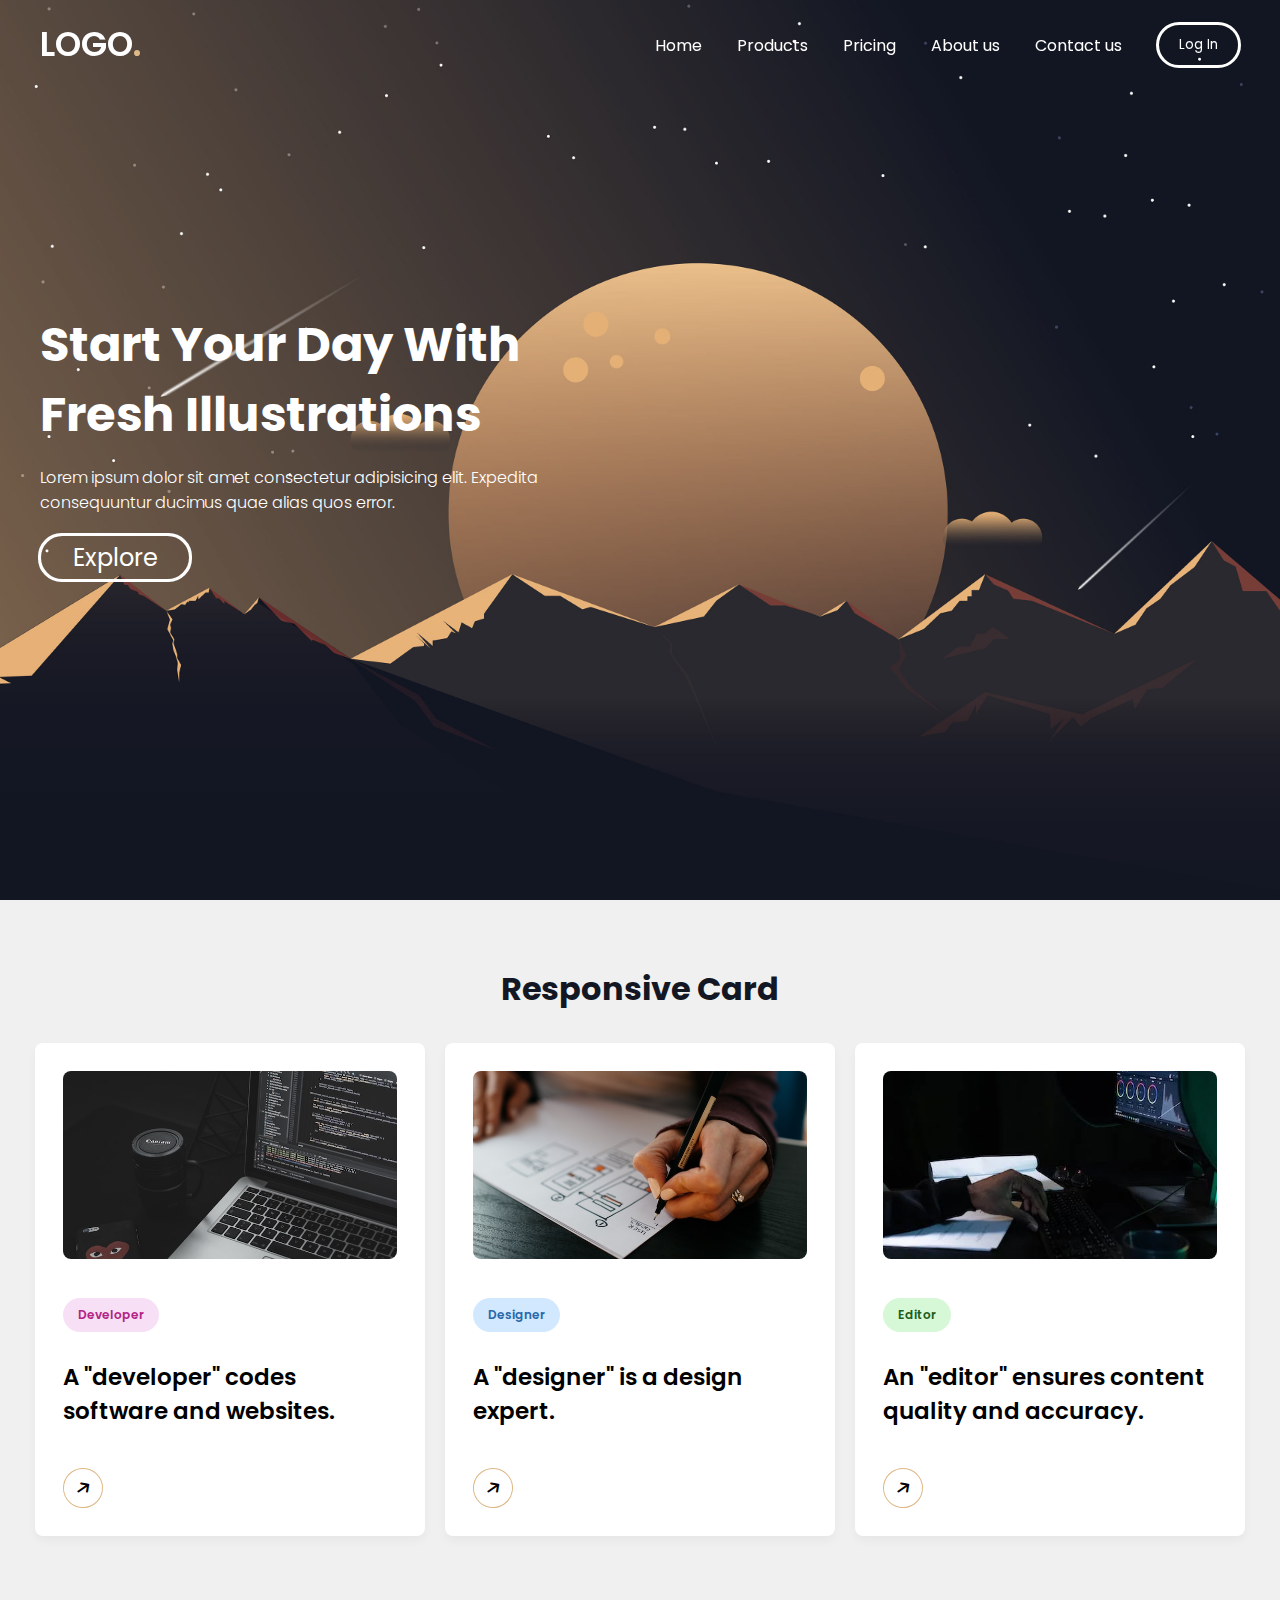
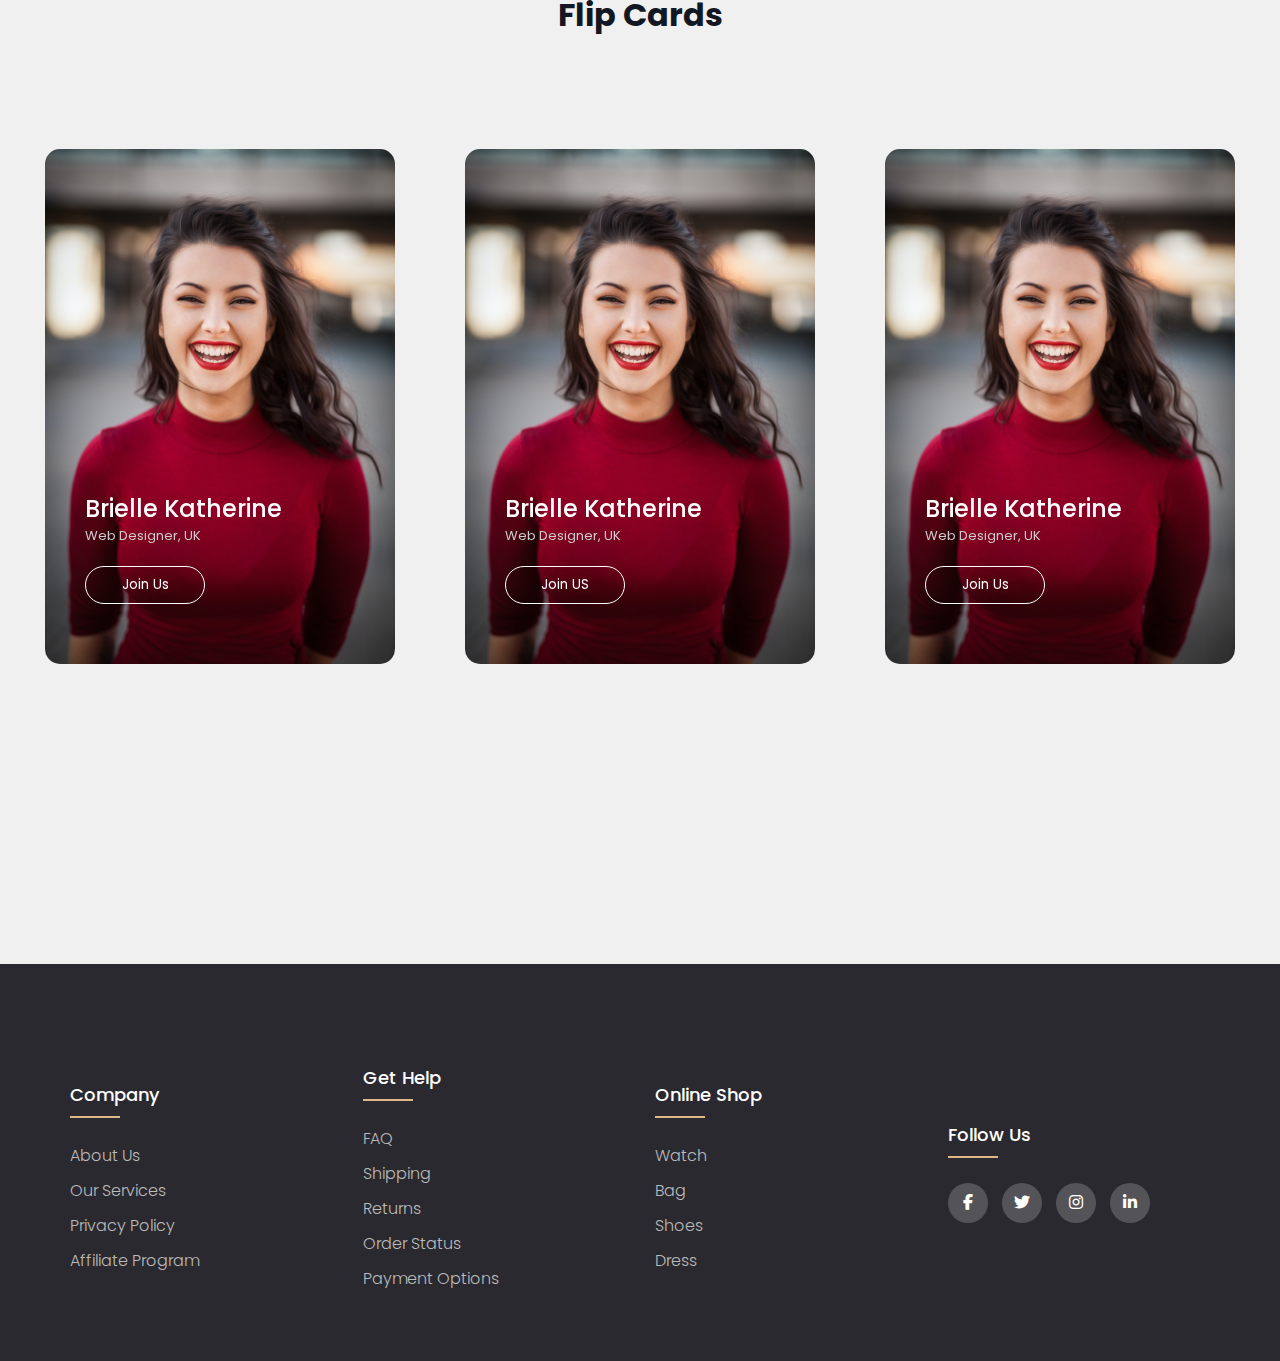
<file: index.html>
<!DOCTYPE html>
<html lang="en">

<head>
  <meta charset="UTF-8">
  <meta name="viewport" content="width=device-width, initial-scale=1.0">
  <title>Design 2</title>
  <!--Fav icon-->
  <link rel="icon" type="image/x-icon" href="img/Fav/favicon.ico">
  <link rel="apple-touch-icon" sizes="180x180" href="img/Fav/apple-touch-icon.png">
  <link rel="icon" type="image/png" sizes="32x32" href="img/Fav/favicon-32x32.png">
  <link rel="icon" type="image/png" sizes="16x16" href="img/Fav/favicon-16x16.png">
  <link rel="manifest" href="img/Fav/site.webmanifest">
  <link rel="stylesheet" href="style.css">
  <!--Fab icon for for footer social-->
  <link rel="stylesheet" type="text/css"
    href="https://cdnjs.cloudflare.com/ajax/libs/font-awesome/5.15.1/css/all.min.css">
  <!--swiper css-->
  <link rel="stylesheet" href="https://cdnjs.cloudflare.com/ajax/libs/font-awesome/6.4.2/css/all.min.css">
  <!-- Google Fonts Links For Icon -->
  <link rel="stylesheet"
    href="https://fonts.googleapis.com/css2?family=Material+Symbols+Outlined:opsz,wght,FILL,GRAD@24,400,0,0">
</head>

<body>
  <header class="scrolled">
    <nav class="navbar">
      <a class="logo" href="index.html">LOGO<span>.</span></a>
      <ul class="menu-links">
        <span id="close-menu-btn" class="material-symbols-outlined">close</span>
        <li><a href="index.html">Home</a></li>
        <li><a href="#">Products</a></li>
        <li><a href="#">Pricing</a></li>
        <li><a href="#" >About us</a></li>
        <li><a href="#"id="about-us-link">Contact us</a></li>
        <li><a href="login/login.html"><button class="sign">Log In</button></a></li>
      </ul>
      <span id="hamburger-btn" class="material-symbols-outlined">menu</span>
    </nav>
  </header>

  <section class="hero-section">
    <div class="content">
      <h2>Start Your Day With Fresh Illustrations</h2>
      <p>
        Lorem ipsum dolor sit amet consectetur adipisicing elit. Expedita consequuntur ducimus quae alias quos error.
      </p>
      <button class="button" onclick="scrollToResponsiveCard()"><a href="#responsiv-card"><span>Explore
          </span></a></button>
    </div>
  </section>
  <br>

  <!--Responsive Card-->
  <h1 class="res" id="responsive-card">Responsive Card</h1>
  <div class="card-list">
    <!-- Card items go here -->
    <a href="#" class="card-item">
      <img src="images/developer.jpg" alt="Card Image">
      <span class="developer">Developer</span>
      <h3>A "developer" codes software and websites.</h3>
      <div class="arrow">
        <i class="fas fa-arrow-right card-icon"></i>
      </div>
    </a>
    <a href="#" class="card-item">
      <img src="images/designer.jpg" alt="Card Image">
      <span class="designer">Designer</span>
      <h3>A "designer" is a design expert.</h3>
      <div class="arrow">
        <i class="fas fa-arrow-right card-icon"></i>
      </div>
    </a>
    <a href="#" class="card-item">
      <img src="images/editor.jpg" alt="Card Image">
      <span class="editor">Editor</span>
      <h3>An "editor" ensures content quality and accuracy.</h3>
      <div class="arrow">
        <i class="fas fa-arrow-right card-icon"></i>
      </div>
    </a>
  </div>
  <br>
  <!--Flip Card-->
  <h1 style="text-align: center; color: #131723;" id="flip">Flip Cards</h1>
  <div class="flip">
    <div class="card">
      <div class="card-inner">
        <div class="front">
          <h2>Brielle Katherine</h2>
          <p>Web Designer, UK</p>
          <button class="bta">Join Us</button>
        </div>
        <div class="back">
          <img src="img/waving-hand.png">
          <h1>Brielle <span>Katherine</span></h1>
          <p>I'm a web Developer currently working <span>@Google</span> To make Websites</p>
          <div class="row">
            <div class="col">
              <h2>12K</h2>
              <p>Followers</p>
            </div>
            <div class="col">
              <h2>250</h2>
              <p>Following</p>
            </div>
            <div class="col">
              <h2>5K</h2>
              <p>likes</p>
            </div>
          </div>
          <div class="row">
            <button>follow</button>
            <a href="#"><img src="img/instagram.png"></a>
            <a href="#"><img src="img/pinterest.png"></a>
          </div>
        </div>
      </div>
    </div>

    <div class="card">
      <div class="card-inner">
        <div class="front">
          <h2>Brielle Katherine</h2>
          <p>Web Designer, UK</p>
          <button class="bta">Join US</button>
        </div>
        <div class="back">
          <img src="img/waving-hand.png">
          <h1>Brielle <span>Katherine</span></h1>
          <p>I'm a web Developer currently working <span>@Google</span> To make Websites</p>
          <div class="row">
            <div class="col">
              <h2>12K</h2>
              <p>Followers</p>
            </div>
            <div class="col">
              <h2>250</h2>
              <p>Following</p>
            </div>
            <div class="col">
              <h2>5K</h2>
              <p>likes</p>
            </div>
          </div>
          <div class="row">
            <button>follow</button>
            <a href="#"><img src="img/instagram.png"></a>
            <a href="#"><img src="img/pinterest.png"></a>
          </div>
        </div>
      </div>
    </div>

    <div class="card">
      <div class="card-inner">
        <div class="front">
          <h2>Brielle Katherine</h2>
          <p>Web Designer, UK</p>
          <button class="bta">Join Us</button>
        </div>
        <div class="back">
          <img src="img/waving-hand.png">
          <h1>Brielle <span>Katherine</span></h1>
          <p>I'm a web Developer currently working <span>@Google</span> To make Websites</p>
          <div class="row">
            <div class="col">
              <h2>12K</h2>
              <p>Followers</p>
            </div>
            <div class="col">
              <h2>250</h2>
              <p>Following</p>
            </div>
            <div class="col">
              <h2>5K</h2>
              <p>likes</p>
            </div>
          </div>
          <div class="row">
            <button>follow</button>
            <a href="#"><img src="img/instagram.png"></a>
            <a href="#"><img src="img/pinterest.png"></a>
          </div>
        </div>
      </div>
    </div>
  </div>
  <br>
  <!--Footer-->
  <footer class="footer">
    <div class="footer-container">
      <div class="row">
        <div class="footer-col">
          <h4>company</h4>
          <ul>
            <li><a href="#">about us</a></li>
            <li><a href="#">our services</a></li>
            <li><a href="#">privacy policy</a></li>
            <li><a href="#">affiliate program</a></li>
          </ul>
        </div>
        <div class="footer-col">
          <h4>get help</h4>
          <ul>
            <li><a href="#">FAQ</a></li>
            <li><a href="#">shipping</a></li>
            <li><a href="#">returns</a></li>
            <li><a href="#">order status</a></li>
            <li><a href="#">payment options</a></li>
          </ul>
        </div>
        <div class="footer-col">
          <h4>online shop</h4>
          <ul>
            <li><a href="#">watch</a></li>
            <li><a href="#">bag</a></li>
            <li><a href="#">shoes</a></li>
            <li><a href="#">dress</a></li>
          </ul>
        </div>
        <div class="footer-col">
          <h4>follow us</h4>
          <div class="social-links">
            <a href="#"><i class="fab fa-facebook-f"></i></a>
            <a href="#"><i class="fab fa-twitter"></i></a>
            <a href="#"><i class="fab fa-instagram"></i></a>
            <a href="#"><i class="fab fa-linkedin-in"></i></a>
          </div>
        </div>
      </div>
    </div>
  </footer>

  <script>const header = document.querySelector("header");
    const hamburgerBtn = document.querySelector("#hamburger-btn");
    const closeMenuBtn = document.querySelector("#close-menu-btn");
    let isScrollingDown = false;

    // Toggle mobile menu on hamburger button click
    hamburgerBtn.addEventListener("click", () => header.classList.toggle("show-mobile-menu"));

    // Close mobile menu on close button click
    closeMenuBtn.addEventListener("click", () => hamburgerBtn.click());

    // Function to handle scroll event
    function handleScroll() {
      const scrollY = window.scrollY;

      if (scrollY > 50) {
        if (!isScrollingDown) {
          isScrollingDown = true;
          header.style.transition = "background-color 0.3s ease-in"; // Ease-in transition
          header.style.backgroundColor = "#131723"; // Add background color when scrolling down
        }
        header.classList.add("scrolled");
      } else {
        if (isScrollingDown) {
          isScrollingDown = false;
          header.style.transition = "background-color 0.3s ease-out"; // Ease-out transition
          header.style.backgroundColor = "transparent"; // Make it transparent when scrolling up
        }
        header.classList.remove("scrolled");
      }
    }

    // Attach the scroll event listener
    window.addEventListener("scroll", handleScroll);

    // Ensure the header is initially transparent
    header.style.backgroundColor = "transparent";

    // Function to handle smooth scrolling to the target section
    function scrollToSection(sectionId) {
      const section = document.querySelector(sectionId);
      if (section) {
        section.scrollIntoView({ behavior: "smooth" });
      }
    }

    // Function to scroll to the start of the "Responsive Card" section
    function scrollToResponsiveCard() {
      const responsiveCard = document.getElementById("responsive-card");
      if (responsiveCard) {
        const offset = -20; // Adjust this offset as needed
        window.scrollTo({
          top: responsiveCard.offsetTop + offset,
          behavior: "smooth"
        });
      }
    }

    document.addEventListener("DOMContentLoaded", function () {
      // Get a reference to the "About Us" link
      const aboutUsLink = document.getElementById("about-us-link");

      // Add a click event listener to the link
      aboutUsLink.addEventListener("click", function (e) {
        e.preventDefault(); // Prevent the default behavior of the link

        // Scroll to the "Flip Card" section smoothly
        scrollToFlip();
      });

      // Function to scroll to the start of the "Responsive Card" section
      function scrollToFlip() {
        const responsiveCard = document.getElementById("flip");
        if (responsiveCard) {
          const offset = -20; // Adjust this offset as needed
          window.scrollTo({
            top: responsiveCard.offsetTop + offset,
            behavior: "smooth",
          });
        }
      }
    });



  </script>

</body>

</html>
</file>
<file: style.css>
/* Importing Google font - Poppins */
@import url('https://fonts.googleapis.com/css2?family=Poppins:wght@300;400;500;600;700&display=swap');

* {
  margin: 0;
  padding: 0;
  box-sizing: border-box;
  font-family: 'Poppins', sans-serif;
  user-select: none;
}

body {
  background: #f0f0f0;
}

header {
  position: fixed;
  background-color: transparent;
  top: 0;
  left: 0;
  width: 100%;
  padding: 20px;
  z-index: 1;
  /* Add z-index to control rendering order */
}

header .navbar {
  display: flex;
  align-items: center;
  justify-content: space-between;
  max-width: 1200px;
  margin: 0 auto;
  z-index: 2;
  /* Add z-index to control rendering order */
}



.navbar .logo {
  color: #fff;
  font-weight: 600;
  font-size: 2.1rem;
  text-decoration: none;
}

.navbar .logo span {
  color: burlywood;
}

.navbar .menu-links {
  display: flex;
  list-style: none;
  gap: 35px;
  align-items: center;
}

.navbar a {
  color: #fff;
  text-decoration: none;
  transition: 0.2s ease;
}

.navbar a:hover {
  color: burlywood;
}


li .sign {
  padding: 10px 20px;
  background-color: transparent;
  outline: auto;
  outline-color: #fff;
  border-radius: 50px;
  cursor: pointer;
  transition: all 0.3s ease 0s;
  color: #fff;
}

li .sign:hover {
  background-color: burlywood;
  outline: auto;
  color: #fff;
}

@media screen and (max-width: 768px) {
  /* ... (previous CSS rules for the menu and hamburger icon) ... */

  /* Style for the "Sign Up" button when inside the menu */
  .menu-links .sign {
    background-color: transparent;
    /* Remove background color */
    color: #000;
    /* Set text color to black */
    outline: 2px solid transparent;
    padding: 8px 16px;
    /* Adjust padding */
    border-radius: 25px;
    font-weight: bold;
    transition: color 0.3s ease, border-color 0.3s ease;
  }

  .menu-links .sign:hover {
    color: #fff;
    /* Change text color on hover */
    border-color: black;
    /* Change border color on hover */
    background-color: black;
  }
}

.hero-section {
  height: 100vh;
  background-image: url("img/wallpaperflare.com_wallpaper.jpg");
  background-position: center;
  background-size: cover;
  display: flex;
  align-items: center;
  padding: 0 20px;
}

.hero-section .content {
  max-width: 1200px;
  margin: 0 auto;
  width: 100%;
  color: #ffffff;
}

.hero-section .content h2 {
  font-size: 3rem;
  max-width: 600px;
  line-height: 70px;
}

.hero-section .content p {
  font-weight: 300;
  max-width: 600px;
  margin-top: 15px;
}

.button {
  border-radius: 25px;
  background-color: transparent;
  border: none;
  color: #FFFFFF;
  text-align: center;
  font-size: 24px;
  padding: 5px;
  width: 150px;
  transition: all 0.5s;
  cursor: pointer;
  margin: 20px 0px 10px 0;
  outline: auto;
}

.button span {
  text-decoration: none;
  color: #fff;
  cursor: pointer;
  display: inline-block;
  position: relative;
  transition: 0.5s;
}

.button span:after {
  content: '\00bb';
  position: absolute;
  opacity: 0;
  top: 0;
  right: -20px;
  transition: 0.5s;
}

.button:hover span {
  padding-right: 25px;
}

.button:hover span:after {
  opacity: 1;
  right: 0;
}

#close-menu-btn {
  position: absolute;
  right: 20px;
  top: 20px;
  cursor: pointer;
  display: none;
}

#hamburger-btn {
  color: #fff;
  cursor: pointer;
  display: none;
}

@media (max-width: 768px) {
  header {
    padding: 10px;
  }

  header.show-mobile-menu::before {
    content: "";
    position: fixed;
    left: 0;
    top: 0;
    width: 100%;
    height: 100%;
    backdrop-filter: blur(5px);
  }

  .navbar .logo {
    font-size: 1.7rem;
  }


  #hamburger-btn,
  #close-menu-btn {
    display: block;
  }

  .navbar .menu-links {
    position: fixed;
    top: 0;
    left: -250px;
    width: 250px;
    height: 100vh;
    background: #fff;
    flex-direction: column;
    padding: 70px 40px 0;
    transition: left 0.2s ease;
  }


  .navbar a {
    color: #000;
  }

  header.show-mobile-menu .navbar .menu-links {
    left: 0;
  }


  .hero-section .content {
    text-align: center;
  }

  .hero-section .content :is(h2, p) {
    max-width: 100%;
  }

  .hero-section .content h2 {
    font-size: 2.3rem;
    line-height: 60px;
  }

  .hero-section .content button {
    padding: 9px 18px;
  }
}

/*Responsivve card*/

.res {
  margin-top: 40px;
  text-align: center;
  color: #131723;
}

.card-list {
  display: grid;
  grid-template-columns: repeat(auto-fill, minmax(300px, 1fr));
  max-width: 1250px;
  margin: 10px auto;
  padding: 20px;
  gap: 20px;
}

.card-list .card-item {
  background: #fff;
  padding: 26px;
  border-radius: 8px;
  box-shadow: 0px 5px 10px rgba(0, 0, 0, 0.04);
  list-style: none;
  cursor: pointer;
  text-decoration: none;
  border: 2px solid transparent;
  transition: border 0.5s ease;
}

.card-list .card-item:hover {
  border: 2px solid burlywood;
}

.card-list .card-item img {
  width: 100%;
  aspect-ratio: 16/9;
  border-radius: 8px;
  object-fit: cover;
}

.card-list span {
  display: inline-block;
  background: #F7DFF5;
  margin-top: 32px;
  padding: 8px 15px;
  font-size: 0.75rem;
  border-radius: 50px;
  font-weight: 600;
}

.card-list .developer {
  background-color: #F7DFF5;
  color: #B22485;
}

.card-list .designer {
  background-color: #d1e8ff;
  color: #2968a8;
}

.card-list .editor {
  background-color: #d6f8d6;
  color: #205c20;
}

.card-item h3 {
  color: #000;
  font-size: 1.438rem;
  margin-top: 28px;
  font-weight: 600;
}

.card-item .arrow {
  display: flex;
  align-items: center;
  justify-content: center;
  transform: rotate(-35deg);
  height: 40px;
  width: 40px;
  color: #000;
  border: 1px solid burlywood;
  border-radius: 50%;
  margin-top: 40px;
  transition: 0.2s ease;
}

.card-list .card-item:hover .arrow {
  background: burlywood;
  color: #fff;
}

@media (max-width: 1200px) {
  .card-list .card-item {
    padding: 15px;
  }
}

@media screen and (max-width: 980px) {
  .card-list {
    margin: 0 auto;
  }
}

/*Flip Card*/
.flip {
  width: 100%;
  min-height: 100vh;
  padding: 10px;
  display: flex;

}



.card {
  width: 350px;
  height: 515px;
  margin: 100px auto 0;
  perspective: 1000px;
}

.card-inner {
  width: 100%;
  height: 100%;
  position: relative;
  transition: transform 1s;
  transform-style: preserve-3d;
}

.front,
.back {
  width: 100%;
  height: 100%;
  border-radius: 15px;
  position: absolute;
  backface-visibility: hidden;
  overflow: auto;
}

.front {
  background: url(img/user.jpg);
  background-size: cover;
  background-position: center;
  padding: 60px 40px;
  display: flex;
  flex-direction: column;
  justify-content: flex-end;
  color: #fff;
}

.front h2 {
  font-weight: 500;
}

.front p {
  color: #ccc;
  font-size: 13px;
}

.front .bta {
  width: 120px;
  border: 1px solid #fff;
  background: transparent;
  border-radius: 50px;
  padding: 8px 20px;
  cursor: pointer;
  margin-top: 20px;
  color: #fff;
}

.back {
  background: #fff;
  color: #333;
  padding: 20px 40px;
  transform: rotateY(180deg);
}

.back h1 {
  font-size: 50px;
  line-height: 55px;
  margin-bottom: 10px;
}

.back h1 span {
  font-weight: 400;
}

.back p {
  font-size: 14px;
}

.back p span {
  font-weight: 600;
}

.back img {
  width: 120px;
}

.row {
  display: flex;
  align-items: center;
  margin-top: 30px;
}

.col {
  flex: 1;
  text-align: center;
  color: #555;
  font-size: 12px;
  position: relative;
}

.col h2 {
  font-size: 20px;
}

.col::after {
  content: "";
  width: 1.5px;
  height: 20px;
  background: #131723;
  position: absolute;
  top: 5px;
  right: 0;
}

.col:last-child::after {
  display: none;
}

.col p {
  margin-top: 5px;
}

.back button {
  background: burlywood;
  color: #131723;
  border: 0;
  outline: 0;
  padding: 8px 25px;
  border-radius: 30px;
  font-size: 14px;
  margin-right: 15px;
  box-shadow: 0 8px 10px rgba(222, 184, 135, 0.3);
  transition: 0.3s;
}

.back button:hover {
  background-color: #131723;
  color: burlywood;
  cursor: pointer;
}

.back a {
  width: 40px;
  height: 40px;
  border-radius: 50%;
  box-shadow: 0 5px 10px rgba(0, 0, 0, 0.2);
  display: flex;
  align-items: center;
  justify-content: center;
  margin: 0 5px;
}

.back a img {
  width: 50%;
}

.card:hover .card-inner {
  transform: rotateY(180deg);
}


/* Media query for smaller screens (adjust the breakpoint as needed) */
@media (max-width: 768px) {
  .flip {
    flex-direction: column;
    align-items: center;
  }

  @media (max-width: 768px) {
    .card {
      width: 90%; /* Adjust width as needed */
      margin: 50px auto; /* Center the card */
    }
  }

  .front,
  .back {
    width: 100%;
    height: auto;
  }

  .front {
    padding: 30px 20px;
  }

  .back {
    padding: 30px 20px;
  }

  .back button {
    padding: 8px 15px;
    font-size: 12px;
  }

}

/*footer*/
.footer-container {
  max-width: 1170px;
  margin: auto;
}

.row {
  display: flex;
  flex-wrap: wrap;
}

ul {
  list-style: none;
}

.footer {
  background-color: #2A292F;
  padding: 70px 0;
}

.footer-col {
  width: 25%;
  padding: 0 15px;
}

.footer-col h4 {
  font-size: 18px;
  color: #ffffff;
  text-transform: capitalize;
  margin-bottom: 35px;
  font-weight: 500;
  position: relative;
}

.footer-col h4::before {
  content: '';
  position: absolute;
  left: 0;
  bottom: -10px;
  background-color: burlywood;
  height: 2px;
  box-sizing: border-box;
  width: 50px;
}

.footer-col ul li:not(:last-child) {
  margin-bottom: 10px;
}

.footer-col ul li a {
  font-size: 16px;
  text-transform: capitalize;
  color: #ffffff;
  text-decoration: none;
  font-weight: 300;
  color: #bbbbbb;
  display: block;
  transition: all 0.3s ease;
}

.footer-col ul li a:hover {
  color: #ffffff;
  padding-left: 8px;
}

.footer-col .social-links a {
  display: inline-block;
  height: 40px;
  width: 40px;
  background-color: rgba(255, 255, 255, 0.2);
  margin: 0 10px 10px 0;
  text-align: center;
  line-height: 40px;
  border-radius: 50%;
  color: #ffffff;
  transition: all 0.5s ease;
}

.footer-col .social-links a:hover {
  color: #24262b;
  background-color: #ffffff;
}

/*responsive*/
@media(max-width: 767px) {
  .footer-col {
    width: 50%;
    margin-bottom: 30px;
  }
}

@media(max-width: 574px) {
  .footer-col {
    width: 100%;
  }
}

html::-webkit-scrollbar {
  width: 10px;
}

html::-webkit-scrollbar-track {
  background: rgb(179, 177, 177);
  border-radius: 10px;
}

html::-webkit-scrollbar-thumb {
  background: rgb(136, 136, 136);
  border-radius: 10px;
}

html::-webkit-scrollbar-thumb:hover {
  background: rgb(100, 100, 100);
  border-radius: 10px;
}

html::-webkit-scrollbar-thumb:active {
  background: rgb(68, 68, 68);
  border-radius: 10px;
}
</file>
